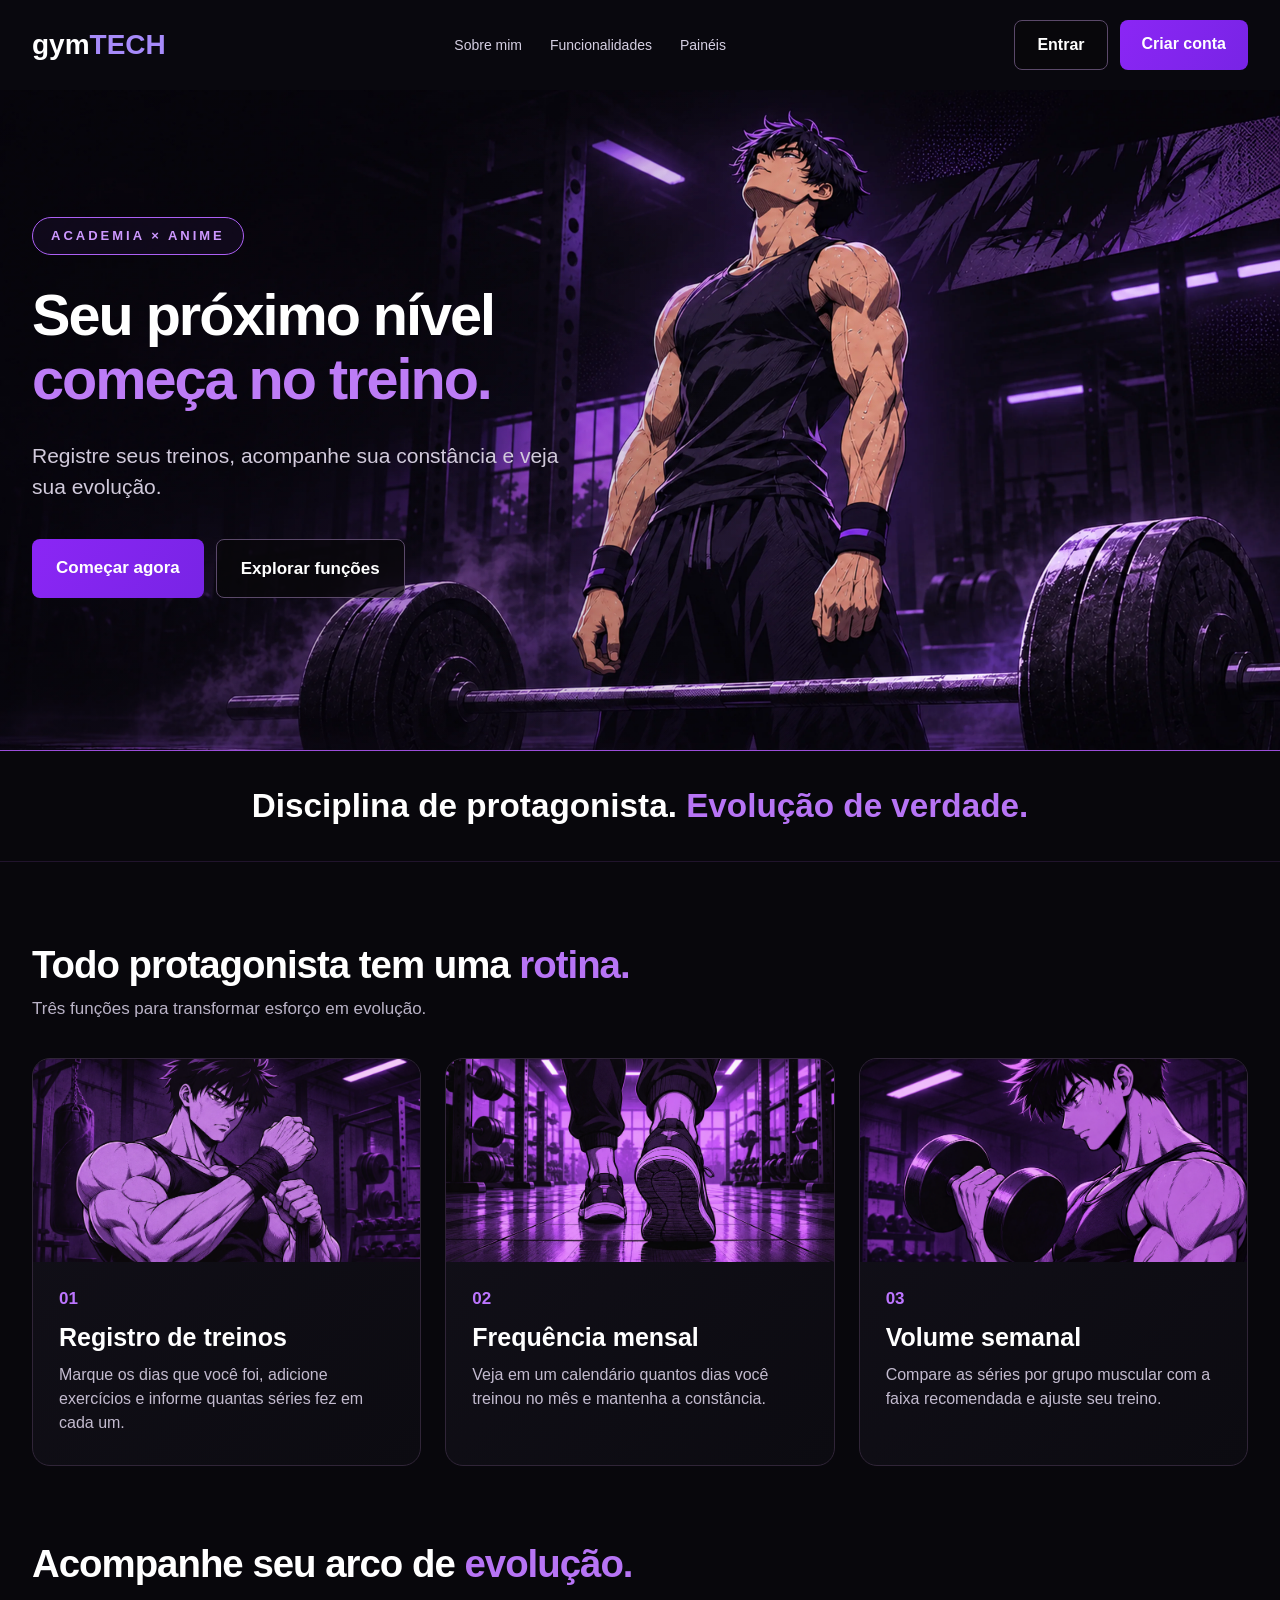
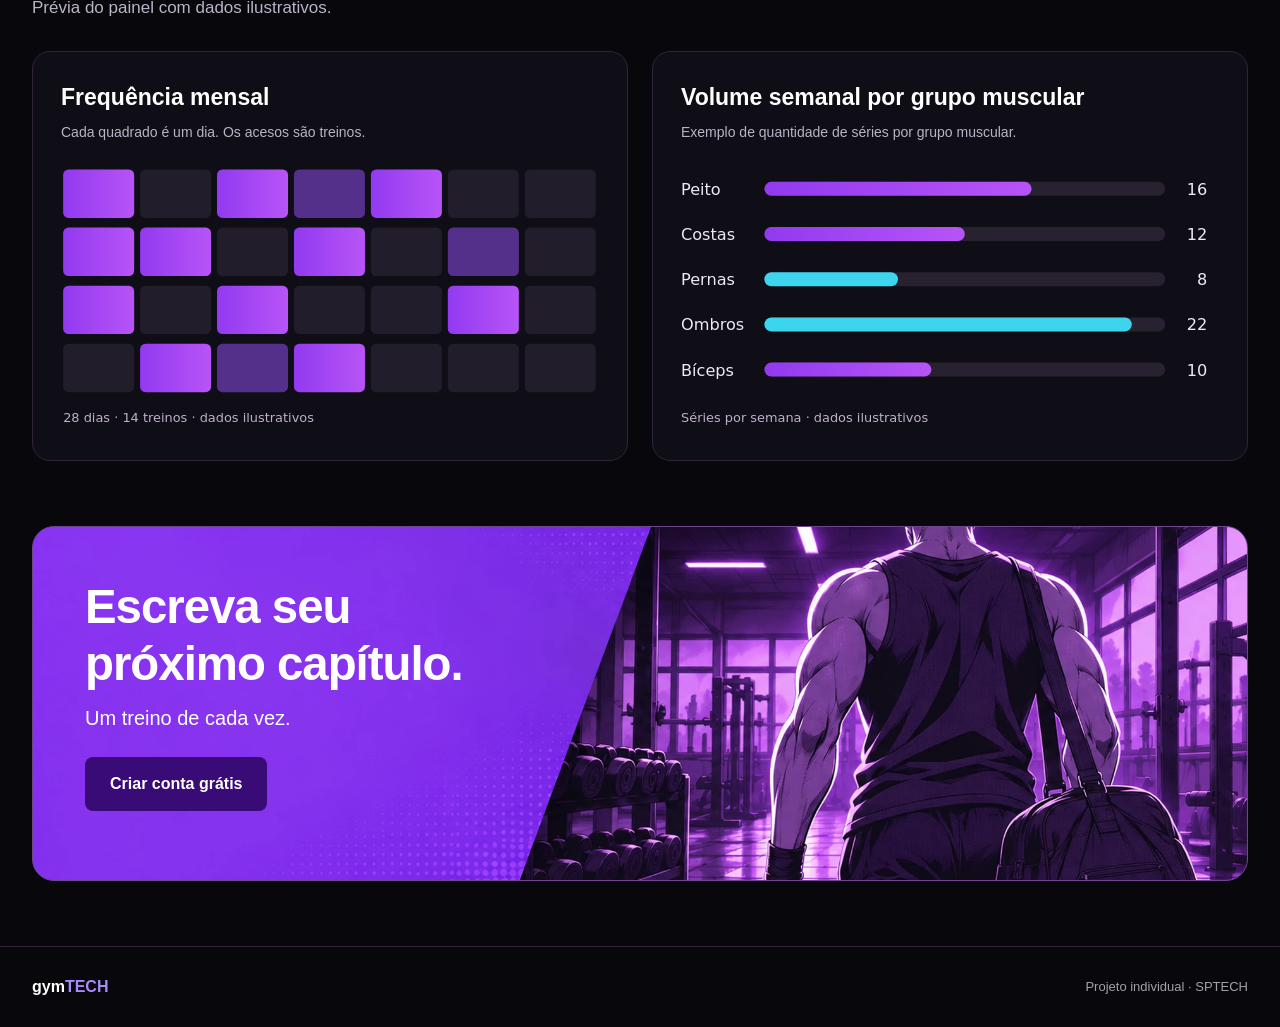
<file: public/index.html>
<!DOCTYPE html>
<html lang="pt-br">
<head>
    <meta charset="UTF-8">
    <meta http-equiv="X-UA-Compatible" content="IE=edge">
    <meta name="viewport" content="width=device-width, initial-scale=1.0">
    <title>gymTECH · Página Inicial</title>
    <link rel="stylesheet" href="./css/home.css">
</head>
<body class="home-anime">
    <!-- MENU -->
    <div class="header">
        <div class="container">
            <a class="titulo" href="index.html">gym<span>TECH</span></a>
            <ul class="navbar">
                <li><a href="aboutMe.html">Sobre mim</a></li>
                <li><a href="#funcionalidades">Funcionalidades</a></li>
                <li><a href="#paineis">Painéis</a></li>
            </ul>
            <div class="auth" id="guestActions">
                <a class="btn btn-dark" href="login.html">Entrar</a>
                <a class="btn btn-purple" href="cadastro.html">Criar conta</a>
            </div>
            <a class="user-profile" id="userProfile" href="./dashboard/painel.html">
                <span class="user-avatar" id="userAvatar"></span>
                <span id="userName"></span>
            </a>
        </div>
    </div>

    <!-- BANNER -->
    <div class="banner">
        <div class="container">
            <div class="banner-text">
                <span class="badge">Academia × Anime</span>
                <h1>Seu próximo nível <span>começa no treino.</span></h1>
                <p class="lead">Registre seus treinos, acompanhe sua constância e veja sua evolução.</p>
                <div class="hero-buttons">
                    <a class="btn btn-purple" id="startButton" href="cadastro.html">Começar agora</a>
                    <a class="btn btn-dark" href="#funcionalidades">Explorar funções</a>
                </div>
            </div>

        </div>
    </div>
    <div class="manifesto"><div class="container">Disciplina de protagonista. <span>Evolução de verdade.</span></div></div>

    <!-- FUNCIONALIDADES -->
    <div class="social" id="funcionalidades">
        <div class="container">
            <h2>Todo protagonista tem uma <span>rotina.</span></h2>
            <p class="subtitle">Três funções para transformar esforço em evolução.</p>
            <div class="boxes">
                <div class="box">
                    <img class="feature-image" src="assets/imgs/registro-treinos.webp" alt="" width="3840" height="2160" loading="lazy">
                    <span class="number">01</span>
                    <h3>Registro de treinos</h3>
                    <p>Marque os dias que você foi, adicione exercícios e informe quantas séries fez em cada um.</p>
                </div>

                <div class="box">
                    <img class="feature-image" src="assets/imgs/frequencia-mensal.webp" alt="" width="3840" height="2160" loading="lazy">
                    <span class="number">02</span>
                    <h3>Frequência mensal</h3>
                    <p>Veja em um calendário quantos dias você treinou no mês e mantenha a constância.</p>
                </div>

                <div class="box">
                    <img class="feature-image" src="assets/imgs/volume-semanal.webp" alt="" width="3840" height="2160" loading="lazy">
                    <span class="number">03</span>
                    <h3>Volume semanal</h3>
                    <p>Compare as séries por grupo muscular com a faixa recomendada e ajuste seu treino.</p>
                </div>
            </div>
        </div>
    </div>

    <!-- PAINÉIS -->
    <div class="panels" id="paineis">
        <div class="container panels-heading"><h2>Acompanhe seu arco de <span>evolução.</span></h2><p class="subtitle">Prévia do painel com dados ilustrativos.</p></div>
        <div class="container">
            <div class="panel">
                <h3>Frequência mensal</h3>
                <p class="subtitle">Cada quadrado é um dia. Os acesos são treinos.</p>
                <img class="chart-image" src="assets/imgs/grafico-frequencia.svg" alt="Exemplo de calendário com 28 dias e 14 dias de treino destacados em roxo." width="1000" height="500" loading="lazy">
            </div>

            <div class="panel">
                <h3>Volume semanal por grupo muscular</h3>
                <p class="subtitle">Exemplo de quantidade de séries por grupo muscular.</p>
                <img class="chart-image" src="assets/imgs/grafico-volume.svg" alt="Exemplo de séries na semana: peito 16, costas 12, pernas 8, ombros 22 e bíceps 10." width="1000" height="500" loading="lazy">
            </div>
        </div>
    </div>

    <!-- CHAMADA FINAL -->
    <div class="cta" id="signupCta">
        <div class="container">
            <div class="cta-box">
                <h2>Escreva seu<br>próximo capítulo.</h2>
                <p>Um treino de cada vez.</p>
                <a class="btn btn-black" href="cadastro.html">Criar conta grátis</a>
            </div>
        </div>
    </div>

    <!-- FOOTER -->
    <div class="footer">
        <div class="container">
            <a class="titulo" href="index.html">gym<span>TECH</span></a>
            <span>Projeto individual · SPTECH</span>
        </div>
    </div>
<script>
    const userId = sessionStorage.getItem('userId');
    const userName = sessionStorage.getItem('userName');
    const userEmail = sessionStorage.getItem('userEmail');

    if (userId && userName && userEmail) {
        document.getElementById('guestActions').style.display = 'none';
        document.getElementById('signupCta').style.display = 'none';
        document.getElementById('userProfile').style.display = 'flex';

        document.getElementById('userName').textContent = userName;
        document.getElementById('userAvatar').textContent =
            userName.trim().charAt(0).toUpperCase();

        document.getElementById('startButton').href = './dashboard/painel.html';
    }

</script>
</body>
</html>
</file>
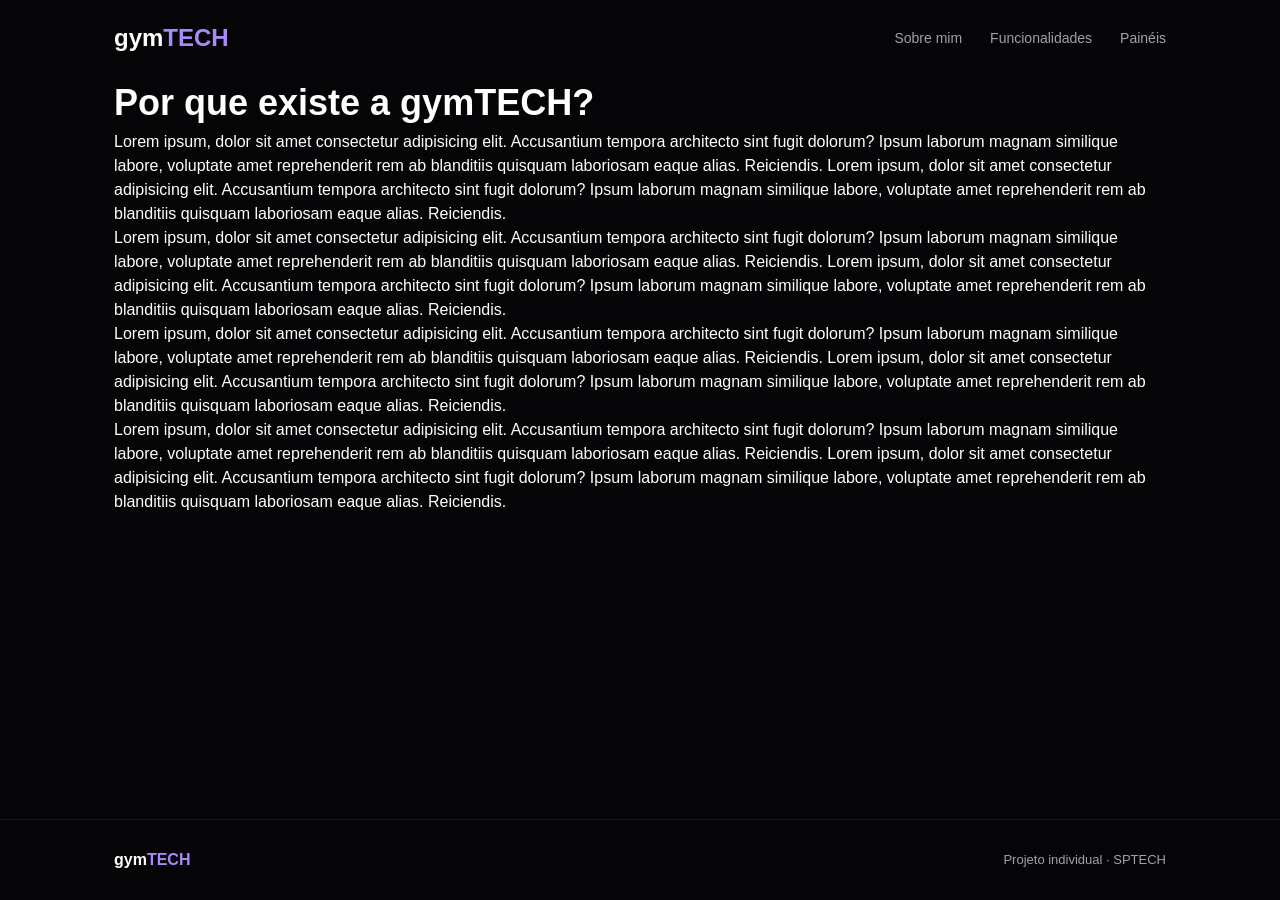
<file: public/aboutMe.html>
<!DOCTYPE html>
<html lang="pt-br">
<head>
    <meta charset="UTF-8">
    <meta name="viewport" content="width=device-width, initial-scale=1.0">
    <title>gymTECH · Sobre mim</title>
    <link rel="stylesheet" href="./css/home.css">
</head>
<body>
    <!-- MENU -->
    <div class="header">
        <div class="container">
            <a class="titulo" href="index.html">gym<span>TECH</span></a>
            <ul class="navbar">
                <li><a href="aboutMe.html">Sobre mim</a></li>
                <li><a href="index.html#funcionalidades">Funcionalidades</a></li>
                <li><a href="index.html#paineis">Painéis</a></li>
            </ul>
        </div>
    </div>

    
    <!-- HISTÓRIA -->
    <div class="history">
        <div class="container">
            <h2>Por que existe a gymTECH?</h2>
            <p>Lorem ipsum, dolor sit amet consectetur adipisicing elit. Accusantium tempora architecto sint fugit
                dolorum? Ipsum laborum magnam similique labore, voluptate amet reprehenderit rem ab blanditiis quisquam
                laboriosam eaque alias. Reiciendis. Lorem ipsum, dolor sit amet consectetur adipisicing elit.
                Accusantium tempora architecto sint fugit dolorum? Ipsum laborum magnam similique labore, voluptate amet
                reprehenderit rem ab blanditiis quisquam laboriosam eaque alias. Reiciendis.</p>
            <p>Lorem ipsum, dolor sit amet consectetur adipisicing elit. Accusantium tempora architecto sint fugit
                dolorum? Ipsum laborum magnam similique labore, voluptate amet reprehenderit rem ab blanditiis quisquam
                laboriosam eaque alias. Reiciendis. Lorem ipsum, dolor sit amet consectetur adipisicing elit.
                Accusantium tempora architecto sint fugit dolorum? Ipsum laborum magnam similique labore, voluptate amet
                reprehenderit rem ab blanditiis quisquam laboriosam eaque alias. Reiciendis.</p>
            <p>Lorem ipsum, dolor sit amet consectetur adipisicing elit. Accusantium tempora architecto sint fugit
                dolorum? Ipsum laborum magnam similique labore, voluptate amet reprehenderit rem ab blanditiis quisquam
                laboriosam eaque alias. Reiciendis. Lorem ipsum, dolor sit amet consectetur adipisicing elit.
                Accusantium tempora architecto sint fugit dolorum? Ipsum laborum magnam similique labore, voluptate amet
                reprehenderit rem ab blanditiis quisquam laboriosam eaque alias. Reiciendis.</p>
            <p>Lorem ipsum, dolor sit amet consectetur adipisicing elit. Accusantium tempora architecto sint fugit
                dolorum? Ipsum laborum magnam similique labore, voluptate amet reprehenderit rem ab blanditiis quisquam
                laboriosam eaque alias. Reiciendis. Lorem ipsum, dolor sit amet consectetur adipisicing elit.
                Accusantium tempora architecto sint fugit dolorum? Ipsum laborum magnam similique labore, voluptate amet
                reprehenderit rem ab blanditiis quisquam laboriosam eaque alias. Reiciendis.</p>
        </div>
    </div>


    <!-- FOOTER -->
    <div class="footer">
        <div class="container">
            <a class="titulo" href="index.html">gym<span>TECH</span></a>
            <span>Projeto individual · SPTECH</span>
        </div>
    </div>
</file>
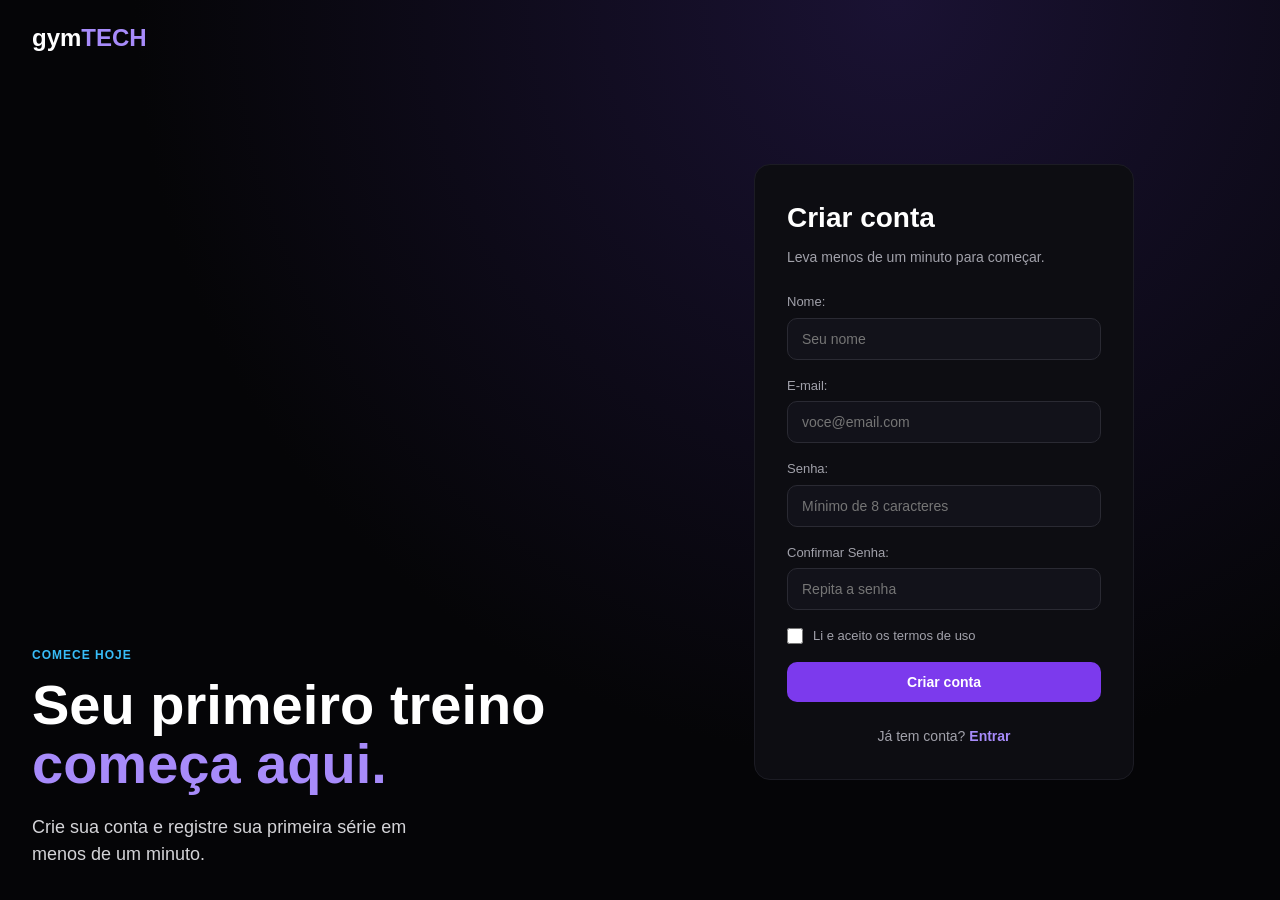
<file: public/cadastro.html>
<!DOCTYPE html>
<html lang="pt-br">
<head>
  <meta charset="UTF-8" />
  <meta http-equiv="X-UA-Compatible" content="IE=edge" />
  <meta name="viewport" content="width=device-width, initial-scale=1.0" />
  <title>gymTECH · Cadastro</title>
  <script src="./js/sessao.js"></script>
  <link rel="stylesheet" href="./css/auth.css" />
</head>
<body>
  <!--header inicio-->
  <div class="header">
    <div class="container">
      <a class="titulo" href="index.html">gym<span>TECH</span></a>
    </div>
  </div>

  <!--header fim-->
  <div class="login">
    <div class="alerta_erro">
      <div class="card_erro" id="cardErro">
        <span id="mensagem_erro"></span>
      </div>
    </div>

    <div class="container">
      <div class="hero">
        <span class="eyebrow">Comece hoje</span>
        <h1>Seu primeiro treino <span>começa aqui.</span></h1>
        <p class="lead">Crie sua conta e registre sua primeira série em menos de um minuto.</p>
      </div>

      <div class="card card-cadastro">
        <h2>Criar conta</h2>
        <h3>Leva menos de um minuto para começar.</h3>

        <form id="registerForm" class="formulario" onsubmit="return register();">
          <div class="campo">
            <label for="input_name">Nome:</label>
            <input id="input_name" type="text" maxlength="45" placeholder="Seu nome" />
          </div>

          <div class="campo">
            <label for="input_email">E-mail:</label>
            <input id="input_email" type="email" maxlength="100" placeholder="voce@email.com" />
          </div>

          <div class="campo">
            <label for="input_password">Senha:</label>
            <input id="input_password" type="password" maxlength="45" placeholder="Mínimo de 8 caracteres" />
          </div>

          <div class="campo">
            <label for="input_confirmPassword">Confirmar Senha:</label>
            <input id="input_confirmPassword" type="password" maxlength="45" placeholder="Repita a senha" />
          </div>

          <div class="campo checkbox-row">
            <label for="input_terms">Li e aceito os termos de uso</label>
            <input id="input_terms" type="checkbox" />
          </div>

          <button class="botao" type="submit">Criar conta</button>

          <span>Já tem conta? <a href="login.html">Entrar</a></span>
        </form>

        <div id="div_aguardar" style="display: none;">Carregando...</div>
      </div>
    </div>
  </div>
</body>
</html>
<script>
  function register() {
    var nameVar = input_name.value.trim();
    var emailVar = input_email.value.trim();
    var passwordVar = input_password.value;
    var confirmPasswordVar = input_confirmPassword.value;
    var termsVar = input_terms.checked;


    clearMessage();

    if (nameVar == "") {
      showError("Preencha seu nome.");
      return false;
    } else if (!emailVar.includes('@') || !emailVar.includes('.')) {
      showError("Digite um e-mail válido.");
      return false;
    } else if (passwordVar.length < 8) {
      showError("A senha deve conter no mínimo 8 caracteres.");
      return false;
    } else if (passwordVar != confirmPasswordVar) {
      showError("As senhas não coincidem.");
      return false;
    } else if (!termsVar) {
      showError("Você precisa aceitar os termos de uso.");
      return false;
    }


    aguardar();

    fetch("/users/register", {
      method: "POST",
      headers: {
        "Content-Type": "application/json",
      },
      body: JSON.stringify({
        nameServer: nameVar,
        emailServer: emailVar,
        passwordServer: passwordVar,
      }),
    })
      .then(function (response) {
        if (response.ok) {
          limparFormulario();
          showError("Cadastro realizado com sucesso! Redirecionando para tela de Login...");
          setTimeout(function () { window.location = "login.html"; }, 2000);
        } else {
          showError("Não foi possível realizar o cadastro.");
          finalizarAguardar();
        }
      });
    return false;
  }

  function showError(text) {
    cardErro.style.display = "block";
    mensagem_erro.innerHTML = text;
  }

  function clearMessage() {
    cardErro.style.display = "none";
  }

  function limparFormulario() {
    document.getElementById("registerForm").reset();
  }
</script>
</file>
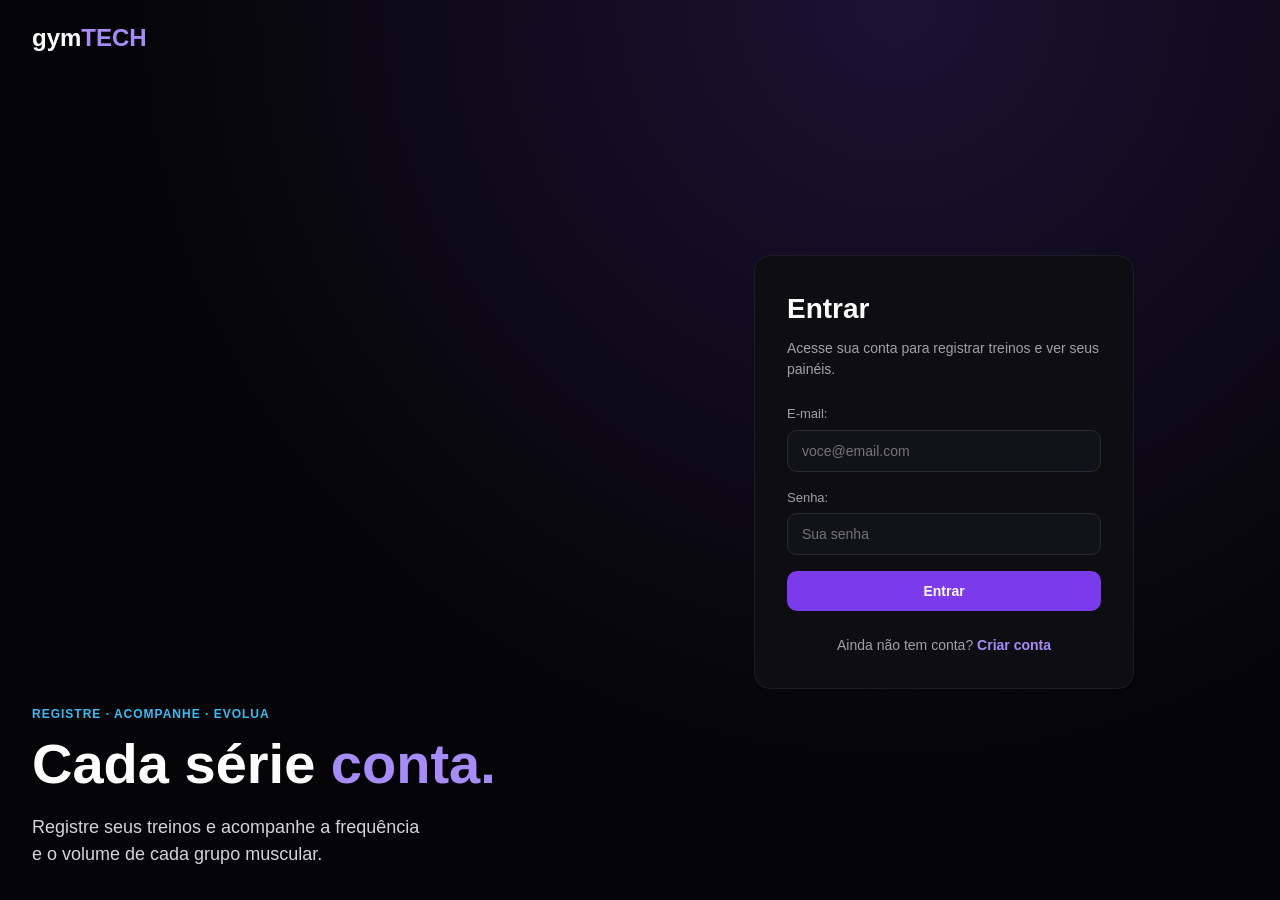
<file: public/login.html>
<!DOCTYPE html>
<html lang="pt-br">
<head>
    <meta charset="UTF-8">
    <meta http-equiv="X-UA-Compatible" content="IE=edge">
    <meta name="viewport" content="width=device-width, initial-scale=1.0">
    <title>gymTECH · Login</title>
    <script src="./js/sessao.js"></script>
    <link rel="stylesheet" href="./css/auth.css">
</head>
<body>
    <!--Header-->
    <div class="header">
        <div class="container">
            <a class="titulo" href="index.html">gym<span>TECH</span></a>
        </div>
    </div>
    <!--header fim-->

    <div class="login">
        <div class="alerta_erro">
            <div class="card_erro" id="cardErro">
                <span id="mensagem_erro"></span>
            </div>
        </div>

        <div class="container">
            <div class="hero">
                <span class="eyebrow">Registre · Acompanhe · Evolua</span>
                <h1>Cada série <span>conta.</span></h1>
                <p class="lead">Registre seus treinos e acompanhe a frequência e o volume de cada grupo muscular.</p>
            </div>

            <div class="card card-login">
                <h2>Entrar</h2>
                <h3>Acesse sua conta para registrar treinos e ver seus painéis.</h3>

                <form id="loginForm" class="formulario" onsubmit="return enter();">
                    <div class="campo">
                        <label for="input_email">E-mail:</label>
                        <input id="input_email" type="email" maxlength="100" placeholder="voce@email.com">
                    </div>

                    <div class="campo">
                        <label for="input_password">Senha:</label>
                        <input id="input_password" type="password" maxlength="45" placeholder="Sua senha">
                    </div>

                    <button class="botao" type="submit">Entrar</button>

                    <span>Ainda não tem conta? <a href="cadastro.html">Criar conta</a></span>
                </form>

                <div id="div_aguardar" style="display: none;">Carregando...</div>
            </div>
        </div>
    </div>
</body>

</html>
<script>
    var maxAttempts = 3;

    function enter() {
        clearMessage();

        var emailVar = input_email.value.trim();
        var passwordVar = input_password.value;

        if (maxAttempts <= 0) {
            showError("Número máximo de tentativas atingido.");
            return false;
        }
        if (emailVar == "" || passwordVar == "") {
            showError("Preencha o e-mail e a senha.");
            return false;
        }

        aguardar();

        fetch("/users/enter", {
            method: "POST",
            headers: {
                "Content-Type": "application/json"
            },
            body: JSON.stringify({
                emailServer: emailVar,
                passwordServer: passwordVar
            })
        }).then(function (response) {
            if (response.ok) {
                response.json().then(function (json) {
                    sessionStorage.setItem("userEmail", json.email);
                    sessionStorage.setItem("userName", json.name);
                    sessionStorage.setItem("userId", json.id);
                    window.location = "./dashboard/painel.html";
                });
            } else {
                maxAttempts--;

                if (maxAttempts <= 0) {
                    showError("Número máximo de tentativas atingido.");
                } else {
                    showError("E-mail ou senha incorretos. Restam " + maxAttempts + " tentativa(s).");
                }
                finalizarAguardar();
            }
        });
        return false;
    }

    function showError(text) {
        cardErro.style.display = "block";
        mensagem_erro.innerHTML = text;
    }

    function clearMessage() {
        cardErro.style.display = "none";
    }
</script>
</file>
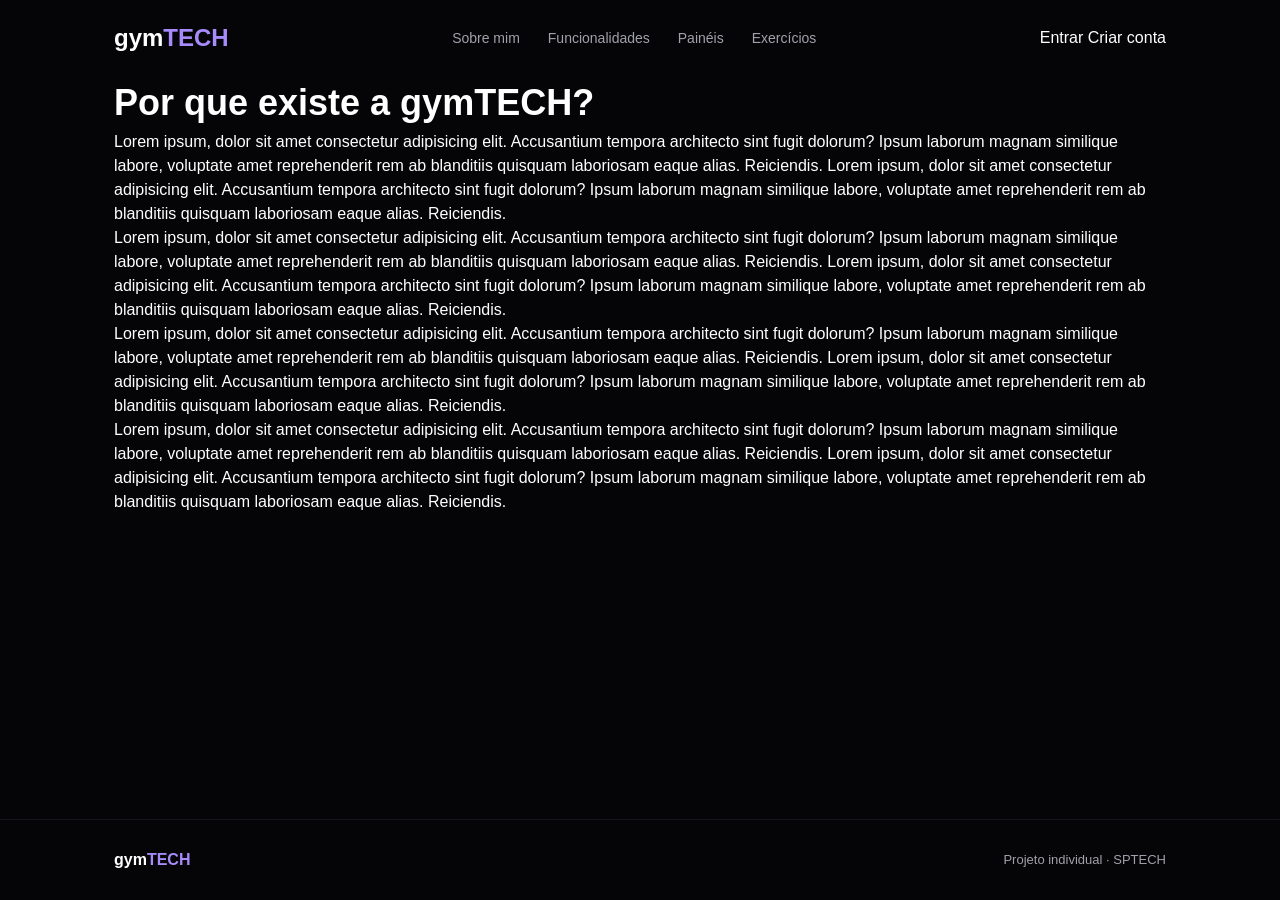
<file: public/sobreMim.html>
<!DOCTYPE html>
<html lang="pt-br">
<head>
    <meta charset="UTF-8">
    <meta name="viewport" content="width=device-width, initial-scale=1.0">
    <title>gymTECH · Sobre mim</title>
    <link rel="stylesheet" href="./css/home.css">
</head>
<body>
    <!-- MENU -->
    <div class="header">
        <div class="container">
            <a class="titulo" href="index.html">gym<span>TECH</span></a>
            <ul class="navbar">
                <li><a href="sobreMim.html">Sobre mim</a></li>
                <li><a href="#funcionalidades">Funcionalidades</a></li>
                <li><a href="#paineis">Painéis</a></li>
                <li><a href="#exercicios">Exercícios</a></li>
            </ul>
            <div class="auth">
                <a class="btn btn-dark" href="login.html">Entrar</a>
                <a class="btn btn-purple" href="cadastro.html">Criar conta</a>
            </div>
        </div>
    </div>



    <!-- HISTÓRIA -->
    <div class="history">
        <div class="container">
            <h2>Por que existe a gymTECH?</h2>
            <p>Lorem ipsum, dolor sit amet consectetur adipisicing elit. Accusantium tempora architecto sint fugit
                dolorum? Ipsum laborum magnam similique labore, voluptate amet reprehenderit rem ab blanditiis quisquam
                laboriosam eaque alias. Reiciendis. Lorem ipsum, dolor sit amet consectetur adipisicing elit.
                Accusantium tempora architecto sint fugit dolorum? Ipsum laborum magnam similique labore, voluptate amet
                reprehenderit rem ab blanditiis quisquam laboriosam eaque alias. Reiciendis.</p>
            <p>Lorem ipsum, dolor sit amet consectetur adipisicing elit. Accusantium tempora architecto sint fugit
                dolorum? Ipsum laborum magnam similique labore, voluptate amet reprehenderit rem ab blanditiis quisquam
                laboriosam eaque alias. Reiciendis. Lorem ipsum, dolor sit amet consectetur adipisicing elit.
                Accusantium tempora architecto sint fugit dolorum? Ipsum laborum magnam similique labore, voluptate amet
                reprehenderit rem ab blanditiis quisquam laboriosam eaque alias. Reiciendis.</p>
            <p>Lorem ipsum, dolor sit amet consectetur adipisicing elit. Accusantium tempora architecto sint fugit
                dolorum? Ipsum laborum magnam similique labore, voluptate amet reprehenderit rem ab blanditiis quisquam
                laboriosam eaque alias. Reiciendis. Lorem ipsum, dolor sit amet consectetur adipisicing elit.
                Accusantium tempora architecto sint fugit dolorum? Ipsum laborum magnam similique labore, voluptate amet
                reprehenderit rem ab blanditiis quisquam laboriosam eaque alias. Reiciendis.</p>
            <p>Lorem ipsum, dolor sit amet consectetur adipisicing elit. Accusantium tempora architecto sint fugit
                dolorum? Ipsum laborum magnam similique labore, voluptate amet reprehenderit rem ab blanditiis quisquam
                laboriosam eaque alias. Reiciendis. Lorem ipsum, dolor sit amet consectetur adipisicing elit.
                Accusantium tempora architecto sint fugit dolorum? Ipsum laborum magnam similique labore, voluptate amet
                reprehenderit rem ab blanditiis quisquam laboriosam eaque alias. Reiciendis.</p>
        </div>
    </div>


    <!-- FOOTER -->
    <div class="footer">
        <div class="container">
            <a class="titulo" href="index.html">gym<span>TECH</span></a>
            <span>Projeto individual · SPTECH</span>
        </div>
    </div>
</file>
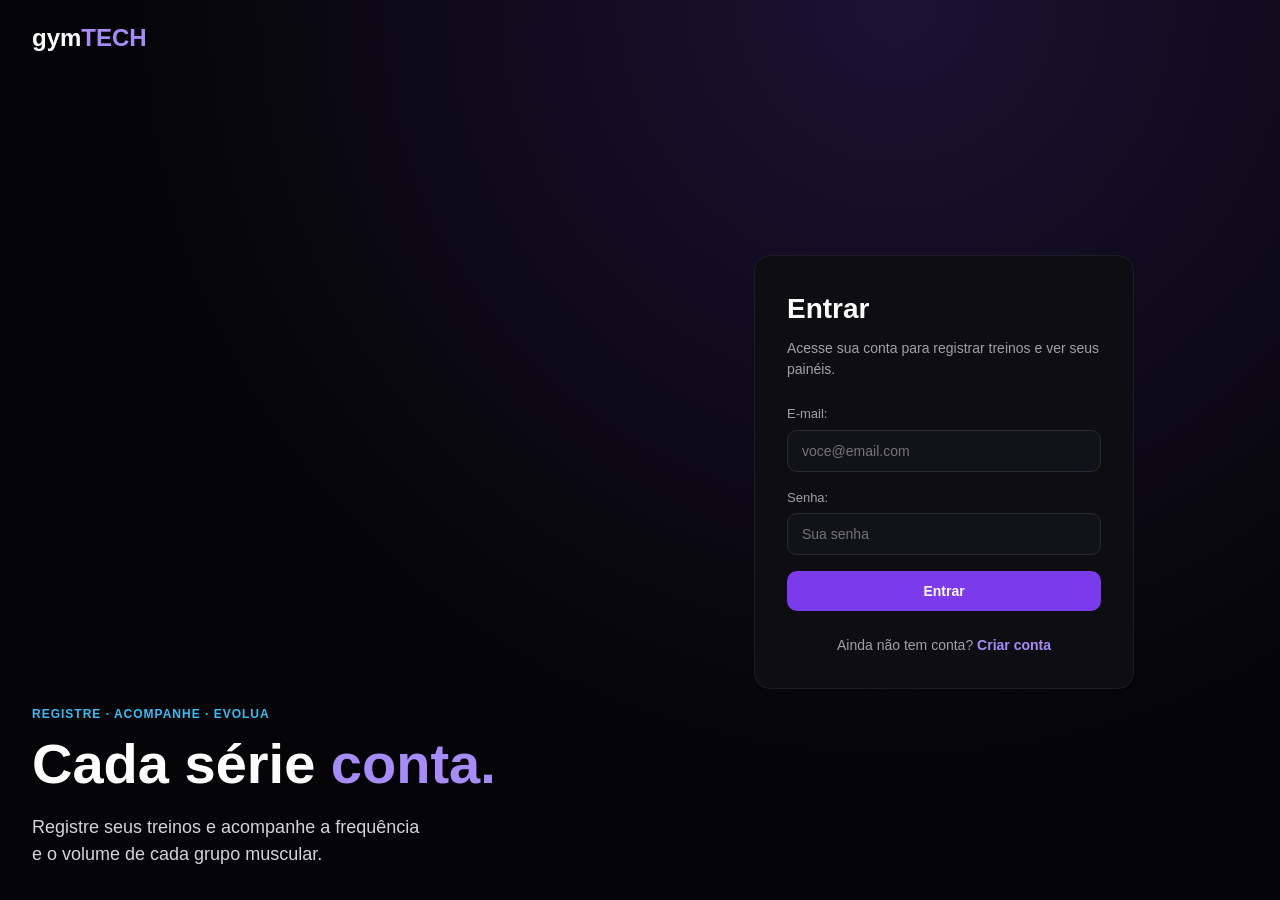
<file: public/dashboard/meusTreinos.html>
<!DOCTYPE html>
<html lang="pt-br">
<head>
    <meta charset="UTF-8">
    <meta name="viewport" content="width=device-width, initial-scale=1.0">
    <title>gymTECH · Treinos</title>
    <link rel="stylesheet" href="../css/dashboard.css">
    <script src="../js/sessao.js"></script>
</head>
<body>
    <!-- MENU LATERAL -->
    <div class="app">
        <div class="sidebar">
            <a class="logo" href="../index.html">gym<span>TECH</span></a>
            <div class="menu">
                <a href="painel.html" class="menu-item">Painel</a>
                <a href="#" class="menu-item menu-active">Meus treinos</a>
                <a href="../index.html" class="menu-item">Menu</a>
            </div>

            <!-- AVATAR -->
            <div class="user">
                <div class="avatar avatar-small js-iniciais"></div>
                <div class="user-info">
                    <strong class="js-nome"></strong>
                    <a href="../login.html" onclick="limparSessao()">Sair</a>
                </div>
            </div>
        </div>

        <div class="works-wrapper">
            <!-- CONTEÚDO PRINCIPAL-->
            <div class="content">
                <p id="mensagemErro" class="erro" hidden>Não foi possível carregar os dados.</p>

                <!-- HEADER -->
                <div class="topbar">
                    <div class="topbar-user">
                        <div class="avatar js-iniciais"></div>
                        <div>
                            <h1>Aqui estão os seus treinos, <span class="js-nome"></span></h1>
                            <p id="subtitulo" class="muted small"></p>
                        </div>
                    </div>
                    <a class="btn" onclick="openModalWork()">+ Registrar treino</a>
                </div>

                <!-- TREINOS RECENTES -->
                <section>
                    <h2>Histórico de treinos</h2><br>
                    <div id="workoutHistory" class="workout-history"></div>
                </section>
            </div>
        </div>
    </div>

    <!-- MODAL DE CADASTRO DE TREINOS -->
    <div id="modal_work" class="modal">
        <div class="modal-content">
            <div class="modal-header">
                <div>
                    <h2 id="workoutModalTitle">Registrar treino</h2>
                    <p id="workoutModalDescription" class="muted small">Preencha os dados do seu treino.</p>
                </div>
                <button type="button" class="btn-fechar" onclick="closeModalWork()" aria-label="Fechar modal">
                    ×
                </button>
            </div>

            <form class="form" onsubmit="event.preventDefault(); registerWork();">
                <div class="form-field">
                    <label for="input_exerciseName">Nome do exercício</label>
                    <input type="text" id="input_exerciseName" placeholder="Ex.: Supino inclinado" maxlength="45" required>
                </div>

                <div class="form-field">
                    <span>Grupo muscular</span>
                    <select id="select_muscleGroup" required>
                        <option value="" disabled selected>Selecione um grupo</option>
                        <option>Peito</option>
                        <option>Costas</option>
                        <option>Ombros</option>
                        <option>Pernas</option>
                        <option>Biceps</option>
                        <option>Triceps</option>
                    </select>
                </div>

                <div class="form-field">
                    <label for="input_sets">Quantidade de séries</label>
                    <input type="number" id="input_sets" placeholder="Ex.: 3" min="1" required>
                </div>

                <div class="form-field">
                    <label for="input_workoutDate">Data do treino</label>
                    <input type="date" id="input_workoutDate" required>
                </div>

                <div class="modal-footer">
                    <button type="button" class="btn-cancel" onclick="closeModalWork()">
                        Cancelar
                    </button>
                    <button type="submit" id="workoutSubmitButton" class="btn-confirm">
                        Registrar treino
                    </button>
                </div>
            </form>
        </div>
    </div>
</body>
</html>
    <script>
        validarSessao()

        var editingWorkoutId = null;

        // ABRIR E FECHAR OS MODAIS
        function openModalWork() {
            editingWorkoutId = null;
            document.querySelector("#modal_work form").reset();
            document.getElementById("workoutModalTitle").textContent = "Registrar treino";
            document.getElementById("workoutModalDescription").textContent = "Preencha os dados do seu treino.";
            document.getElementById("workoutSubmitButton").textContent = "Registrar treino";
            modal_work.style.display = "flex";
        }

        function closeModalWork() {
            modal_work.style.display = "none";
            editingWorkoutId = null;
        }


        var works = [];

        function renderWorkouts() {
            var history = document.getElementById("workoutHistory");
            history.innerHTML = "";

            if (works.length == 0) {
                history.textContent = "Você ainda não registrou treinos.";
                return;
            }

            var currentDate = "";
            var list;

            for (var i = 0; i < works.length; i++) {
                if (works[i].date != currentDate) { // Se mudou o dia, criar outro card.
                    currentDate = works[i].date;

                    var card = document.createElement("div");
                    card.className = "card workout-card";

                    var title = document.createElement("h3");
                    title.textContent = currentDate;

                    list = document.createElement("ul");
                    list.className = "workout-list";

                    card.appendChild(title);
                    card.appendChild(list);
                    history.appendChild(card);
                }

                var item = document.createElement("li"); // Colocar o exercício no card desse dia.
                item.textContent =
                    works[i].name + " - " +
                    works[i].sets + " séries";

                var actions = document.createElement("div");
                actions.className = "workout-actions";

                var editButton = document.createElement("button");
                editButton.type = "button";
                editButton.className = "btn-cancel";
                editButton.textContent = "Editar";
                editButton.dataset.workoutId = works[i].id;
                editButton.onclick = function () {
                    editWork(Number(this.dataset.workoutId));
                };

                var removeButton = document.createElement("button");
                removeButton.type = "button";
                removeButton.className = "btn-cancel workout-remove";
                removeButton.textContent = "Remover";
                removeButton.dataset.workoutId = works[i].id;
                removeButton.onclick = function () {
                    removeWork(Number(this.dataset.workoutId));
                };

                actions.appendChild(editButton);
                actions.appendChild(removeButton);
                item.appendChild(actions);
                list.appendChild(item);
            }
        }
        
        // editar treino
        function editWork(workoutId) {
            for (var i = 0; i < works.length; i++) {
                if (works[i].id == workoutId) {
                    input_exerciseName.value = works[i].name;
                    select_muscleGroup.value = works[i].muscleGroup;
                    input_sets.value = works[i].sets;
                    input_workoutDate.value = works[i].date;
                    editingWorkoutId = workoutId;
                    document.getElementById("workoutModalTitle").textContent = "Editar treino";
                    document.getElementById("workoutModalDescription").textContent = "Altere os dados deste exercício.";
                    document.getElementById("workoutSubmitButton").textContent = "Salvar alterações";
                    modal_work.style.display = "flex";
                    return;
                }
            }
        }

        // remover treino
        function removeWork(workoutId) {
            if (!confirm("Deseja remover este exercício?")) {
                return;
            }

            var userId = sessionStorage.getItem("userId");

            fetch("/workouts/" + userId + "/" + workoutId, {
                method: "DELETE"
            }).then(function (response) {
                if (response.ok) {
                    alert("Exercício removido com sucesso!");
                    loadWorkouts();
                } else {
                    alert("Não foi possível remover o exercício.");
                }
            }).catch(function (error) {
                console.error(error);
                alert("Não foi possível conectar ao servidor.");
            });
        }
        // registrar treino
        function registerWork() {
            var userId = sessionStorage.getItem("userId");
            var name = input_exerciseName.value.trim();
            var muscleGroup = select_muscleGroup.value.trim();
            var sets = Number(input_sets.value.trim());
            var date = input_workoutDate.value.trim();

            var Valid = true;

            if (name == "" || name.length > 45 || muscleGroup == "" || !Number.isInteger(sets) || sets <= 0 || date == "") {
                alert("Preencha todos os campos corretamente.");
                Valid = false;
            }

            if (Valid) {
                var url = "/workouts/" + userId;
                var method = "POST";
                var successMessage = "Treino registrado com sucesso!";
                var errorMessage = "Não foi possível registrar o treino.";

                if (editingWorkoutId != null) {
                    url += "/" + editingWorkoutId;
                    method = "PUT";
                    successMessage = "Treino atualizado com sucesso!";
                    errorMessage = "Não foi possível atualizar o treino.";
                }

                fetch(url, {
                    method: method,
                    headers: {
                        "Content-Type": "application/json"
                    },
                    body: JSON.stringify({
                        name,
                        muscleGroup,
                        sets,
                        date
                    })
                }).then(function (response) {
                    if (response.ok) {
                        alert(successMessage);
                        closeModalWork();
                        loadWorkouts();
                    } else {
                        alert(errorMessage);
                    }
                }).catch(function (error) {
                    console.error(error);
                    alert("Não foi possível conectar ao servidor.");
                });
            }
        }

        function loadWorkouts() {
            var userId = sessionStorage.getItem("userId");

            fetch("/workouts/" + userId)
                .then(function (response) {
                    if (response.ok) {
                        return response.json().then(function (data) {
                            works = data;
                            renderWorkouts();
                        });
                    } else {
                        alert("Não foi possível buscar os treinos.");
                    }
                })
                .catch(function (error) {
                    console.error(error);
                    alert("Não foi possível carregar os treinos.");
                });
        }

        if (sessionStorage.getItem("userId")) {
            loadWorkouts();
        }
    </script>
</file>
<file: public/css/home.css>
/* gymTECH | Página inicial, Sobre Mim */

* {
    box-sizing: border-box;
    margin: 0;
    padding: 0;
}

body {
    background: #050507;
    color: #fff;
    font-family: Arial, sans-serif;
    line-height: 1.5;
    min-height: 100vh;
    display: flex;
    flex-direction: column;
}

ul {
    list-style: none;
}

a {
    color: inherit;
    text-decoration: none;
}

h2 {
    font-size: 36px;
}

h3 {
    font-size: 18px;
}

.container {
    max-width: 1100px;
    margin: 0 auto;
    padding: 0 24px;
}

/* Cabeçalho e footer compartilhados */

.header {
    padding: 20px 0;
}

.header .container,
.footer .container {
    display: flex;
    align-items: center;
    justify-content: space-between;
}

.titulo {
    font-size: 24px;
    font-weight: bold;
}

.titulo span {
    color: #a78bfa;
}

.navbar {
    display: flex;
    gap: 28px;
    color: #a1a1aa;
    font-size: 14px;
}

.footer {
    margin-top: auto;
    padding: 28px 0;
    border-top: 1px solid #14141a;
}

.footer .container {
    color: #a1a1aa;
    font-size: 13px;
}

.footer .titulo {
    color: #fff;
    font-size: 16px;
}

/* Visual da página inicial */

.home-anime {
    background: #08070c;
}

.home-anime .container {
    max-width: 1320px;
    padding: 0 32px;
}

.home-anime h2 {
    font-size: clamp(28px, 3vw, 42px);
    line-height: 1.2;
    letter-spacing: -1px;
}

.home-anime h2 span,
.home-anime .manifesto span {
    color: #b774f5;
}

.home-anime .subtitle {
    margin-top: 8px;
    color: #bab3c7;
    font-size: 17px;
}

/* Botões */

.home-anime .btn {
    display: inline-block;
    padding: 12px 22px;
    border-radius: 8px;
    font-weight: bold;
    transition: transform .2s;
}

.home-anime .btn:hover {
    transform: translateY(-2px);
}

.home-anime .btn-purple {
    background: linear-gradient(120deg, #8b26f5, #7824e5);
}

.home-anime .btn-dark {
    background: #09080bb8;
    border: 1px solid #5b496a;
}

.home-anime .btn-black {
    background: #380b77;
    padding: 15px 25px;
}

.home-anime a:focus-visible {
    outline: 3px solid #d9adff;
    outline-offset: 5px;
}

/* Cabeçalho da página inicial */

.home-anime .header {
    background: #09080e;
}

.home-anime .header .titulo {
    font-size: 28px;
}

.home-anime .navbar {
    color: #d5cfe2;
}

.home-anime .auth {
    display: flex;
    gap: 12px;
}

.home-anime .user-profile {
    display: none;
    align-items: center;
    gap: 10px;
}

.home-anime .user-avatar {
    width: 40px;
    height: 40px;
    border-radius: 50%;
    background: #7c3aed;
    display: flex;
    align-items: center;
    justify-content: center;
}

/* Banner */

.home-anime .banner {
    background-image: linear-gradient(90deg, rgba(7, 5, 12, .35), transparent 70%), url('../assets/imgs/hero.webp');
    background-size: cover;
    background-position: center;
}

.home-anime .banner > .container {
    position: relative;
    min-height: 660px;
    display: flex;
    align-items: center;
    padding-top: 65px;
    padding-bottom: 90px;
}

.home-anime .banner-text {
    width: 55%;
    max-width: 690px;
}

.home-anime .badge {
    display: inline-block;
    padding: 8px 18px;
    border: 1px solid #ac60f5;
    border-radius: 20px;
    background: #160d249c;
    color: #cd98ff;
    font-size: 13px;
    font-weight: bold;
    letter-spacing: 3px;
    text-transform: uppercase;
}

.home-anime .banner h1 {
    font-size: clamp(40px, 4.5vw, 64px);
    line-height: 1.12;
    letter-spacing: -2px;
    margin: 28px 0;
}

.home-anime .banner h1 span {
    display: block;
    color: #bd7cf6;
}

.home-anime .lead {
    max-width: 540px;
    font-size: 21px;
    color: #d1cadb;
}

.home-anime .hero-buttons {
    display: flex;
    flex-wrap: wrap;
    gap: 12px;
    margin-top: 36px;
}

.home-anime .hero-buttons .btn {
    padding: 16px 24px;
    font-size: 17px;
}

/* Funcionalidades */

.home-anime .manifesto {
    padding: 30px 0;
    border-top: 1px solid #9b4eda;
    border-bottom: 1px solid #21142d;
    text-align: center;
    font-size: clamp(20px, 2.6vw, 34px);
    font-weight: bold;
}

.home-anime .social {
    padding: 80px 0 45px;
}

.home-anime .boxes {
    display: grid;
    grid-template-columns: repeat(3, 1fr);
    gap: 24px;
    margin-top: 36px;
}

.home-anime .box,
.home-anime .panel {
    border: 1px solid #302538;
    border-radius: 18px;
}

.home-anime .box {
    padding: 0 26px 30px;
    overflow: hidden;
    background: linear-gradient(135deg, #121019, #0c0b11);
}

.home-anime .feature-image {
    display: block;
    width: calc(100% + 52px);
    height: auto;
    aspect-ratio: 1.9;
    object-fit: cover;
    margin: 0 -26px 24px;
}

.home-anime .number {
    font-size: 17px;
    font-weight: bold;
    color: #bc75ff;
}

.home-anime .box h3 {
    font-size: 25px;
    line-height: 1.25;
    margin: 10px 0;
}

.home-anime .box p {
    font-size: 16px;
    color: #c3bbcf;
}

/* Prévia dos painéis em imagens */

.home-anime .panels {
    padding: 30px 0 65px;
}

.home-anime .panels-heading {
    margin-bottom: 30px;
}

.home-anime .panels > .container:not(.panels-heading) {
    display: grid;
    grid-template-columns: 1fr 1fr;
    gap: 24px;
}

.home-anime .panel {
    padding: 28px;
    background: #0f0d15;
    min-width: 0;
}

.home-anime .panel h3 {
    font-size: 23px;
}

.home-anime .panel .subtitle {
    margin-bottom: 20px;
    font-size: 14px;
}

.home-anime .chart-image {
    display: block;
    width: 100%;
    height: auto;
}

/* Chamada final e footer */

.home-anime .cta {
    padding-bottom: 65px;
}

.home-anime .cta-box {
    background: #7427ce url('../assets/imgs/banner-final.webp') center / cover no-repeat;
    min-height: 355px;
    padding: 52px;
    border: 1px solid #6e448c;
    border-radius: 22px;
    overflow: hidden;
}

.home-anime .cta-box h2 {
    max-width: 52%;
    font-size: clamp(30px, 3.7vw, 48px);
}

.home-anime .cta-box p {
    margin: 10px 0 24px;
    font-size: 20px;
}

.home-anime .footer {
    border-color: #302538;
}
</file>
<file: public/css/auth.css>
/* gymTECH | Login e cadastro */

* {
    box-sizing: border-box;
    margin: 0;
    padding: 0;
}

body {
    display: flex;
    flex-direction: column;
    min-height: 100vh;
    background: radial-gradient(circle at 70% 0%, #1a1233, #050507 60%);
    color: #fff;
    font-family: Arial, sans-serif;
    line-height: 1.5;
}

a {
    color: inherit;
    text-decoration: none;
}

.container {
    padding: 0 32px;
}

/* Cabeçalho */

.header {
    padding: 20px 0;
}

.titulo {
    font-size: 24px;
    font-weight: bold;
}

.titulo span {
    color: #a78bfa;
}

/* Layout: texto à esquerda, card à direita */

.login {
    flex: 1;
    display: flex;
    padding-bottom: 32px;
}

.login .container {
    display: grid;
    grid-template-columns: 1fr 1fr;
    width: 100%;
}

.hero {
    align-self: end;
    max-width: 560px;
}

.eyebrow {
    display: block;
    color: #38bdf8;
    font-size: 12px;
    font-weight: bold;
    letter-spacing: 1px;
    text-transform: uppercase;
}

.hero h1 {
    margin: 12px 0 20px;
    font-size: 56px;
    line-height: 1.05;
}

.hero h1 span {
    color: #a78bfa;
}

.lead {
    max-width: 400px;
    color: #d4d4d8;
    font-size: 18px;
}

/* Card */

.card {
    align-self: center;
    justify-self: center;
    width: 380px;
    padding: 32px;
    border: 1px solid #1c1c24;
    border-radius: 16px;
    background: #0d0d12;
}

.card h2 {
    font-size: 28px;
}

.card h3 {
    margin: 8px 0 24px;
    color: #a1a1aa;
    font-size: 14px;
    font-weight: normal;
}

.card a {
    color: #a78bfa;
    font-weight: bold;
}

/* Formulário */

.formulario {
    display: flex;
    flex-direction: column;
    gap: 16px;
}

.formulario > span {
    margin-top: 8px;
    color: #a1a1aa;
    font-size: 14px;
    text-align: center;
}

.campo {
    display: flex;
    flex-direction: column;
    gap: 6px;
}

.campo label {
    color: #a1a1aa;
    font-size: 13px;
}

.campo input {
    padding: 12px 14px;
    border: 1px solid #2a2a33;
    border-radius: 10px;
    background: #12121a;
    color: #fff;
    font-size: 14px;
}

.campo input:focus {
    border-color: #7c3aed;
    outline: none;
}

.checkbox-row {
    flex-direction: row;
    align-items: center;
    gap: 10px;
}

.checkbox-row input {
    order: -1;
    width: 16px;
    height: 16px;
    accent-color: #7c3aed;
}

.options {
    display: flex;
    align-items: center;
    justify-content: space-between;
    font-size: 13px;
}

.options a {
    color: #38bdf8;
    font-weight: normal;
}

.botao {
    padding: 12px 22px;
    border: 0;
    border-radius: 10px;
    background: #7c3aed;
    color: #fff;
    font-size: 14px;
    font-weight: bold;
    cursor: pointer;
}

/* Mensagens */

.alerta_erro {
    position: fixed;
    top: 20px;
    left: 50%;
    width: 400px;
    margin-left: -200px;
}

.card_erro {
    display: none;
    padding: 12px 18px;
    border: 1px solid #3b2a6b;
    border-radius: 8px;
    background: #14102a;
    font-size: 14px;
    text-align: center;
}
</file>
<file: public/css/dashboard.css>
/* gymTECH | DASHBOARD */

:root {                      
  --bg: #050507; /* fundo da página inteira */
  --surface: #0d0d12; /* fundo dos cards, da caixa do usuário na sidebar e do menu ao passar o mouse */
  --border: #1d1d26; /* bordas: dos cards, da sidebar, da caixa do usuário e das linhas dos treinos recentes */
  --text: #ffffff; /* cor do texto principal (branco) e do item do menu ao passar o mouse */
  --muted: #8b8b99; /* cinza dos textos secundários: "treinos no mês", subtítulo e itens do menu */
  --purple: #8b5cf6; /* roxo claro: "TECH", item ativo do menu, "Ver todos" e botão ao passar o mouse */
  --purple-dark: #7c3aed; /* roxo escuro: círculo do avatar e fundo do botão "+ Registrar treino" */
  --blue: #38bdf8; /* azul: "Sair", número "de sequência" e texto dos exercícios recentes */
  --red: #fb6a5a; /* vermelho: borda e texto da mensagem de erro */
  --radius: 16px; /* arredondamento dos cards */
}

* {
  margin: 0;
  padding: 0;
  box-sizing: border-box;
}

body {
  font-family: Arial, sans-serif;
  background: var(--bg);
  color: var(--text);
}

a  { 
  color: inherit; 
  text-decoration: none; 
}
ul { 
  list-style: none; 
}

.muted { 
  color: var(--muted); 
}
.small { 
  font-size: 0.85rem; 
}

.erro {
  background: rgba(251, 106, 90, 0.12);
  border: 1px solid var(--red);
  color: var(--red);
  padding: 12px 16px;
  border-radius: 10px;
}

/* LAYOUT GERAL */
.app {
  display: grid;
  grid-template-columns: 240px 1fr;  
  min-height: 100vh;
}

/* SIDEBAR */
.sidebar {
  display: flex;
  flex-direction: column;
  gap: 24px;
  padding: 24px 16px;
  border-right: 1px solid var(--border);
}

.logo { 
  font-size: 1.5rem; 
  font-weight: 700; 
  padding: 0 8px; 
}
.logo span { 
  color: var(--purple); 
}

.menu { 
  display: flex; 
  flex-direction: column; 
  gap: 4px; 
}

.menu-item {
  padding: 12px 14px;
  border-radius: 10px;
  color: var(--muted);
  transition: background 0.2s, color 0.2s;
}
.menu-item:hover {
  background: var(--surface);
  color: var(--text);
}
.menu-active {
  background: rgba(139, 92, 246, 0.18);
  color: var(--purple);
  font-weight: 500;
}

.user {
  margin-top: auto;                
  display: flex;
  align-items: center;
  gap: 10px;
  padding: 12px;
  background: var(--surface);
  border: 1px solid var(--border);
  border-radius: 12px;
}

.user-info { 
  display: flex; 
  flex-direction: column; 
  font-size: 0.85rem; 
}
.user-info a { 
  color: var(--blue); 
}

/* CONTEÚDO, HEADER, AVATAR E BOTÃO */
.content {
  display: flex;
  flex-direction: column;
  gap: 20px;
  padding: 24px 32px;
  min-width: 0;                       
}

.topbar {
  display: flex;
  justify-content: space-between;
  align-items: center;
}
.topbar-user { 
  display: flex; 
  align-items: center; 
  gap: 16px; 
}
.topbar h1 { 
  font-size: 1.6rem; 
}

.avatar {
  width: 52px;
  height: 52px;
  flex-shrink: 0; /* não deixa o círculo achatar */
  border-radius: 50%;
  background: var(--purple-dark);
  display: grid;
  place-items: center;                
  font-weight: 700;
}
.avatar-small { 
  width: 36px; 
  height: 36px; 
  font-size: 0.8rem; 
}

.btn {
  background: var(--purple-dark);
  padding: 12px 20px;
  border-radius: 10px;
  font-weight: 700;
  transition: transform 0.15s, 
  background 0.2s;
}
.btn:hover {
  background: var(--purple);
  transform: translateY(-2px);
}

/* CARD */
.card {
  background: var(--surface);
  border: 1px solid var(--border);
  border-radius: var(--radius);
  padding: 20px;
}
.card-header {
  display: flex;
  justify-content: space-between;
  align-items: baseline;
  margin-bottom: 12px;
}
.card-header h2 { 
  font-size: 1.1rem; 
}

.link { 
  color: var(--purple); 
  font-weight: 700; 
  font-size: 0.85rem; 
}

/* CARDS DE NÚMEROS */
.stats {
  display: grid;
  grid-template-columns: repeat(3, 1fr);   /* 3 colunas iguais */
  gap: 16px;
}
.stat-value { 
  display: block; 
  font-size: 1.7rem; 
  margin-bottom: 4px; 
}

.stat-blue {
  color: var(--blue);
}

/* PAINÉIS LADO A LADO */
.panels {
  display: grid;
  grid-template-columns: 1fr 1fr;
  gap: 20px;
}

/* GRÁFICO */
/* sem altura o gráfico cresce sem parar */
.chart-box {
  position: relative;                 
  height: 280px;
}
.chart-volume { 
  height: 250px; 
}

/* FILTRO E CALENDÁRIO MENSAL */
.month-filter {
  display: flex;
  align-items: center;
  flex-wrap: wrap;
  gap: 12px;
}

.month-filter label {
  font-size: 0.9rem;
  font-weight: 700;
}

.month-filter select {
  padding: 10px 12px;
  border: 1px solid var(--border);
  border-radius: 10px;
  background: var(--surface);
  color: var(--text);
  font: inherit;
  color-scheme: dark;
  cursor: pointer;
}

.month-filter select:focus {
  outline: 2px solid var(--purple);
  outline-offset: 2px;
}

.calendar-weekdays {
  display: grid;
  grid-template-columns: repeat(7, 1fr);
  gap: 8px;
  color: var(--muted);
  font-size: 0.8rem;
  text-align: center;
  margin-bottom: 8px;
}

.calendar-days {
  display: grid;
  grid-template-columns: repeat(7, 1fr);
  gap: 8px;
  margin-bottom: 12px;
}

.calendar-day {
  display: flex;
  align-items: center;
  justify-content: center;
  height: 40px;
  border: 2px solid transparent;
  border-radius: 8px;
  background: #1c1c24;
  color: var(--muted);
  font-size: 0.85rem;
  font-weight: 700;
}

.calendar-trained {
  background: var(--purple);
  color: var(--text);
}

.calendar-future {
  background: #101016;
  color: #4b4b58;
}

.calendar-today {
  border-color: var(--blue);
}

/* MODAL DE TREINO */
.modal {
  display: none;
  position: fixed;
  inset: 0;
  z-index: 1000;
  align-items: center;
  justify-content: center;
  padding: 20px;
  background: rgba(0, 0, 0, 0.75);
}

.modal-content {
  width: 100%;
  max-width: 480px;
  max-height: calc(100vh - 40px);
  overflow-y: auto;
  padding: 24px;
  background: var(--surface);
  border: 1px solid var(--border);
  border-radius: var(--radius);
}

.modal-header {
  display: flex;
  justify-content: space-between;
  align-items: flex-start;
  gap: 16px;
  margin-bottom: 24px;
}

.modal-header h2 {
  margin-bottom: 8px;
}

.btn-fechar {
  border: none;
  background: transparent;
  color: var(--muted);
  font-size: 1.8rem;
  cursor: pointer;
}

.form,
.form-field {
  display: flex;
  flex-direction: column;
}

.form {
  gap: 18px;
}

.form-field {
  gap: 8px;
}

.form-field label {
  font-size: 0.9rem;
  font-weight: 600;
}

.form-field input,
.form-field select {
  width: 100%;
  padding: 12px;
  border: 1px solid var(--border);
  border-radius: 10px;
  background: var(--bg);
  color: var(--text);
  font: inherit;
  color-scheme: dark;
}

.form-field input::placeholder {
  color: var(--muted);
}

.form-field input:focus,
.form-field select:focus {
  outline: 2px solid var(--purple);
  outline-offset: 2px;
}

.modal-footer {
  display: flex;
  justify-content: flex-end;
  flex-wrap: wrap;
  gap: 12px;
  margin-top: 6px;
}

.btn-cancel,
.btn-confirm {
  padding: 12px 18px;
  border: 1px solid var(--border);
  border-radius: 10px;
  color: var(--text);
  font: inherit;
  font-weight: 700;
  cursor: pointer;
}

.btn-cancel {
  background: transparent;
}

.btn-confirm {
  background: var(--purple-dark);
}

.btn-confirm:hover {
  background: var(--purple);
}

.btn-cancel:hover {
  background: var(--border);
}

/* HISTÓRICO DE TREINOS */
.workout-card {
  margin-bottom: 16px;
}

.workout-card h3 {
  margin-bottom: 8px;
  font-size: 1.1rem;
}

.workout-list {
  margin-top: 12px;
}

.workout-list li {
  display: flex;
  align-items: center;
  justify-content: space-between;
  flex-wrap: wrap;
  gap: 12px;
  padding: 12px 0;
}

.workout-list li + li {
  border-top: 1px solid var(--border);
}

.workout-actions {
  display: flex;
  flex-wrap: wrap;
  gap: 8px;
}

.workout-actions button {
  padding: 8px 12px;
  font-size: 0.85rem;
}

.workout-remove {
  color: var(--red);
}
</file>
